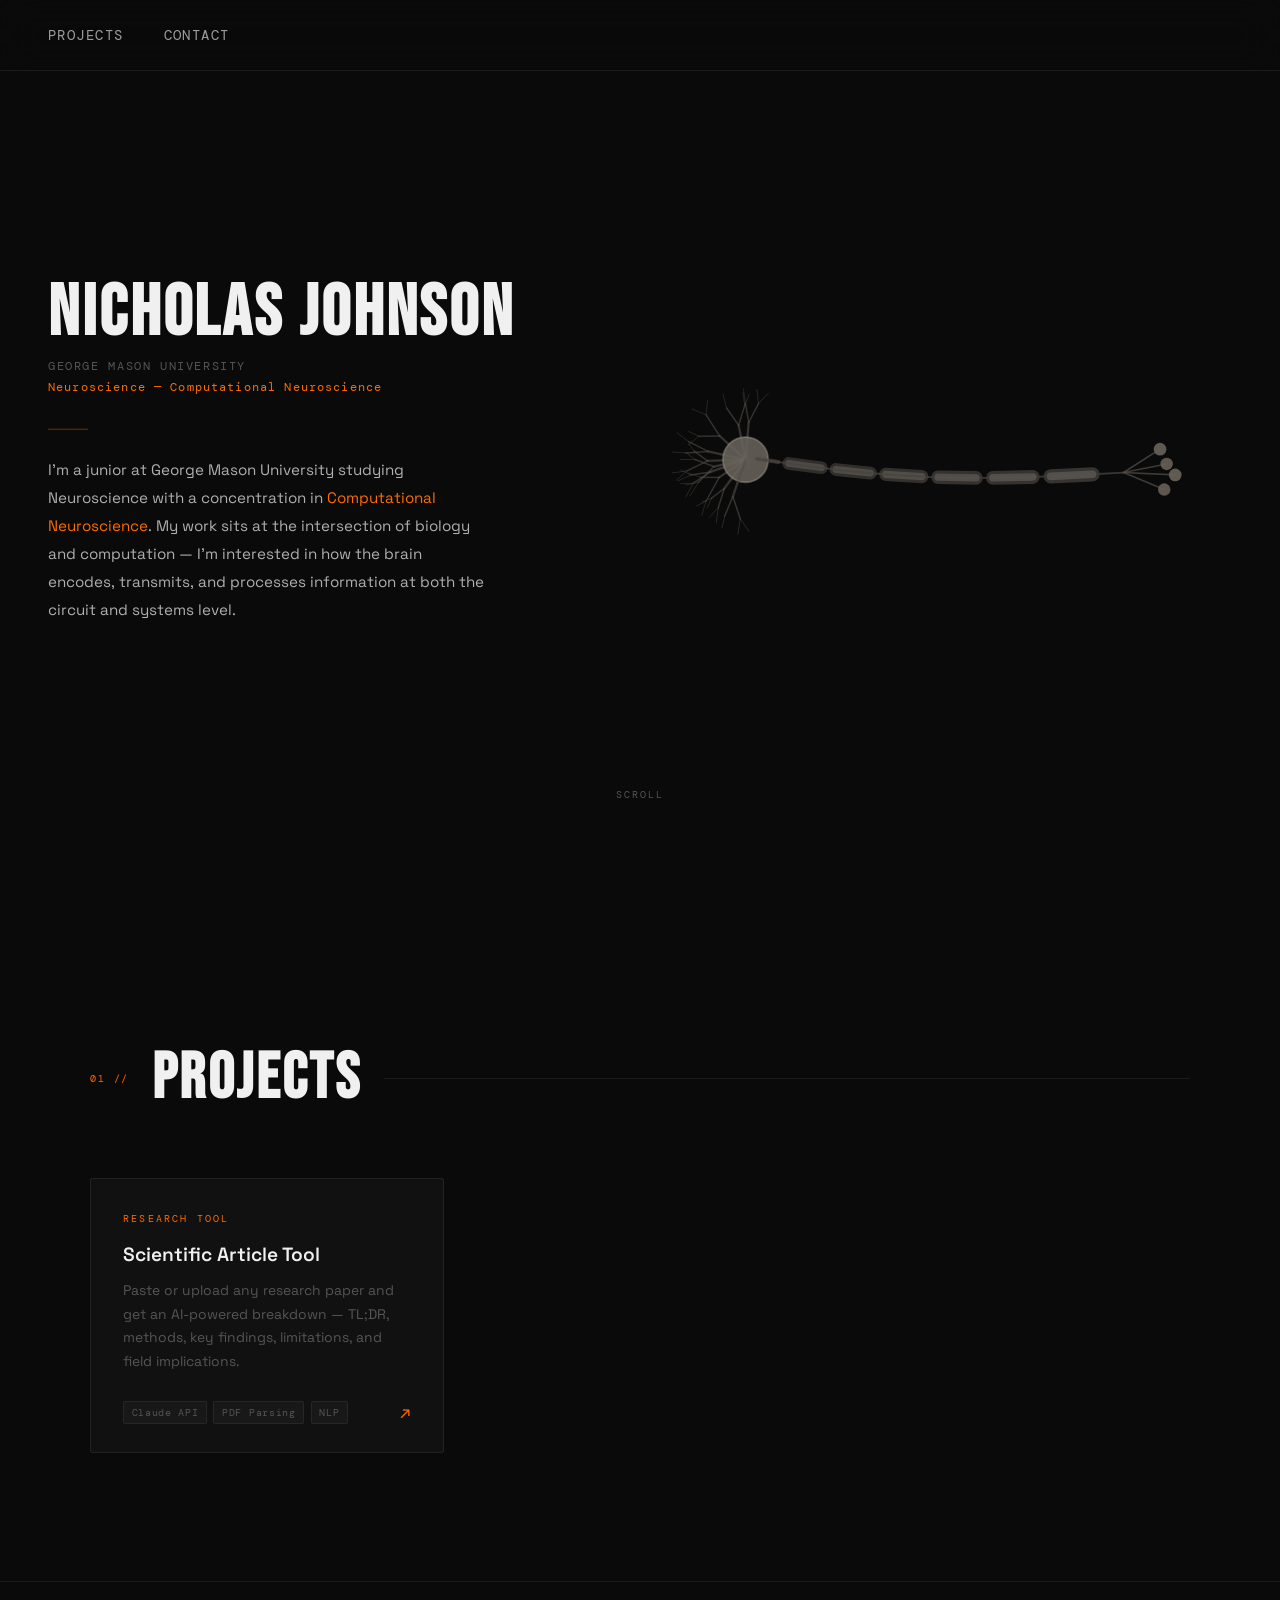
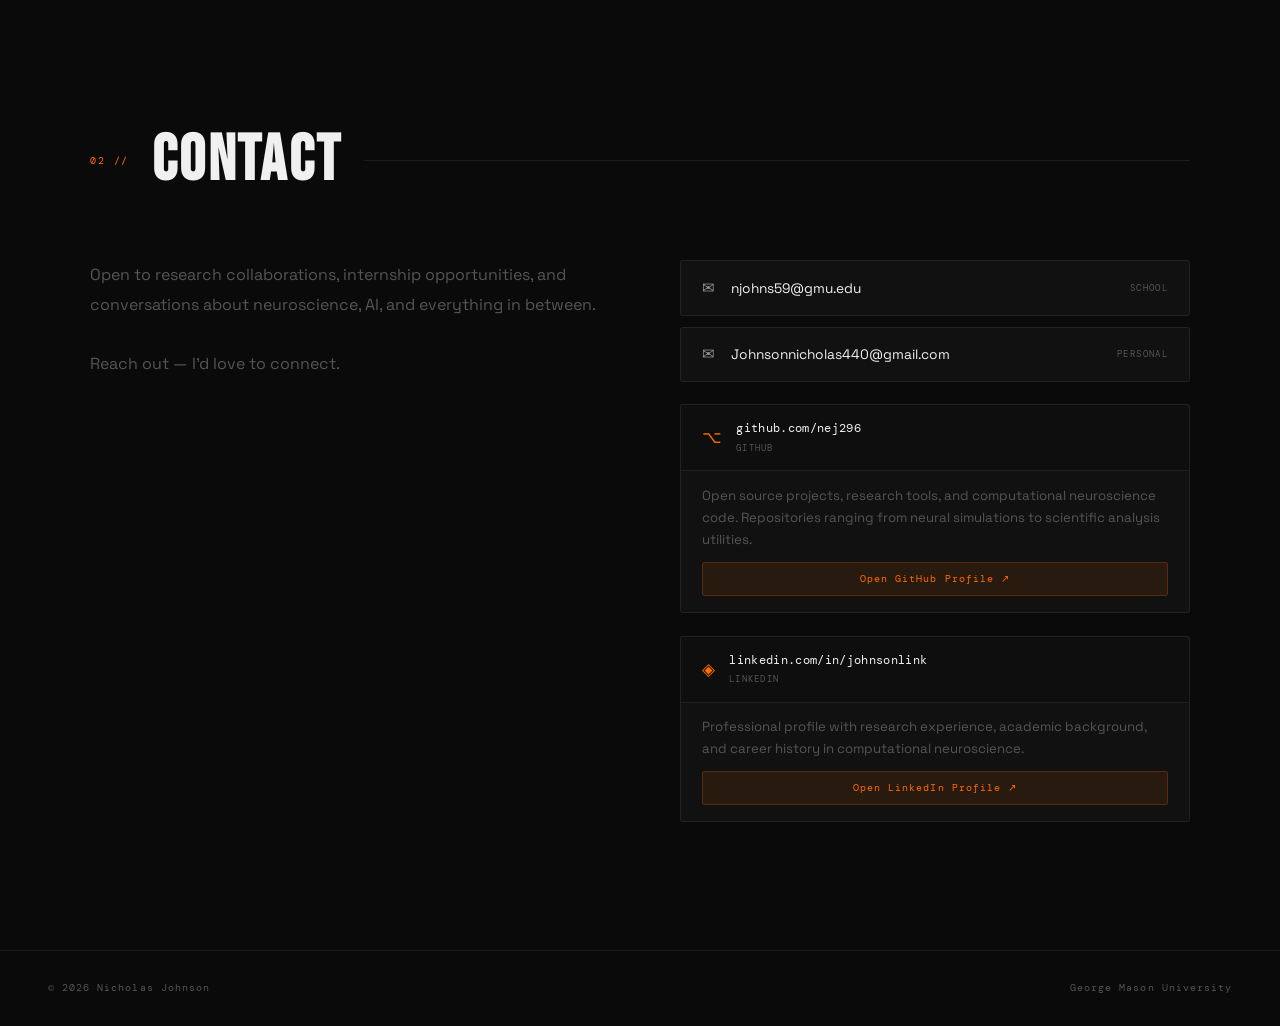
<file: index.html>
<!DOCTYPE html>
<html lang="en">
<head>
  <meta charset="UTF-8">
  <meta name="viewport" content="width=device-width, initial-scale=1.0">
  <title>Nicholas Johnson — Computational Neuroscience</title>
  <link rel="preconnect" href="https://fonts.googleapis.com">
  <link rel="preconnect" href="https://fonts.gstatic.com" crossorigin>
  <link href="https://fonts.googleapis.com/css2?family=Bebas+Neue&family=Space+Grotesk:wght@300;400;500;600;700&family=DM+Mono:ital,wght@0,400;0,500;1,400&display=swap" rel="stylesheet">

  <style>
    /* ═══════════════════════════════════════════════
       DESIGN SYSTEM
    ═══════════════════════════════════════════════ */
    :root {
      --bg:          #0a0a0a;
      --surface:     #111111;
      --surface-hi:  #1a1a1a;
      --orange:      #ff6b00;
      --orange-lo:   #c45200;
      --orange-hi:   #ff9a3c;
      --orange-dim:  rgba(255, 107, 0, 0.1);
      --orange-mid:  rgba(255, 107, 0, 0.2);
      --text:        #f0f0f0;
      --text-dim:    #555555;
      --border:      rgba(255, 255, 255, 0.07);
      --border-hi:   rgba(255, 107, 0, 0.4);
      --font-display: 'Bebas Neue', sans-serif;
      --font-body:    'Space Grotesk', sans-serif;
      --font-mono:    'DM Mono', monospace;
      --ease:         cubic-bezier(0.25, 0.46, 0.45, 0.94);
    }

    *, *::before, *::after { box-sizing: border-box; margin: 0; padding: 0; }
    html { scroll-behavior: smooth; }

    body {
      background: var(--bg);
      color: var(--text);
      font-family: var(--font-body);
      overflow-x: hidden;
      line-height: 1.6;
    }

    /* ═══════════════════════════════════════════════
       CANVAS — Single neuron morphology
    ═══════════════════════════════════════════════ */
    #neural-canvas {
      position: absolute;
      top: 0;
      left: 0;
      width: 100%;
      height: 100%;
      z-index: 0;
      pointer-events: auto;
      cursor: grab;
    }

    #neural-canvas:active { cursor: grabbing; }

    /* ═══════════════════════════════════════════════
       NAV
    ═══════════════════════════════════════════════ */
    nav {
      position: fixed;
      inset: 0 0 auto 0;
      z-index: 100;
      padding: 1.4rem 3rem;
      display: flex;
      align-items: center;
      justify-content: space-between;
      backdrop-filter: blur(20px);
      background: rgba(10, 10, 10, 0.7);
      border-bottom: 1px solid var(--border);
    }

    .nav-links {
      display: flex;
      gap: 2.5rem;
      list-style: none;
    }

    .nav-links a {
      color: rgba(240, 240, 240, 0.65);
      text-decoration: none;
      font-family: var(--font-mono);
      font-size: 0.9rem;
      letter-spacing: 0.1em;
      text-transform: uppercase;
      transition: color 0.2s;
      position: relative;
    }

    .nav-links a::after {
      content: '';
      position: absolute;
      bottom: -3px; left: 0;
      width: 0; height: 1px;
      background: var(--orange);
      transition: width 0.25s var(--ease);
    }

    .nav-links a:hover { color: var(--orange); }
    .nav-links a:hover::after { width: 100%; }

    /* ═══════════════════════════════════════════════
       HERO — split layout: identity left, neuron right
    ═══════════════════════════════════════════════ */
    #hero {
      position: relative;
      z-index: 2;
      height: 100vh;
      background: var(--bg);
      overflow: hidden;
    }

    .hero-content {
      position: absolute;
      top: 50%;
      left: 3rem;
      transform: translateY(-50%);
      max-width: 480px;
      pointer-events: auto;
      opacity: 0;
      animation: fadeIn 0.8s var(--ease) 0.4s forwards;
    }

    .hero-name {
      font-family: var(--font-display);
      font-size: clamp(2.8rem, 6vw, 4.5rem);
      color: var(--text);
      letter-spacing: 0.04em;
      line-height: 1.05;
      margin-bottom: 0.4rem;
    }

    .hero-school {
      font-family: var(--font-mono);
      font-size: 0.72rem;
      color: var(--text-dim);
      letter-spacing: 0.14em;
      text-transform: uppercase;
      margin-bottom: 0.15rem;
    }

    .hero-degree {
      font-family: var(--font-mono);
      font-size: 0.72rem;
      color: var(--orange);
      letter-spacing: 0.1em;
      margin-bottom: 2rem;
    }

    .hero-rule {
      width: 40px;
      height: 1px;
      background: var(--orange);
      opacity: 0.4;
      margin-bottom: 1.6rem;
    }

    .hero-about {
      font-size: 0.95rem;
      color: rgba(240, 240, 240, 0.72);
      line-height: 1.85;
      max-width: 440px;
    }

    .hero-about strong { color: var(--text); font-weight: 600; }
    .hero-about .hl { color: var(--orange); }

    .scroll-cue {
      position: absolute;
      bottom: 2.5rem;
      left: 50%;
      transform: translateX(-50%);
      display: flex;
      flex-direction: column;
      align-items: center;
      gap: 0.6rem;
      opacity: 0;
      animation: fadeIn 1s var(--ease) 2s forwards;
    }

    .scroll-cue span {
      font-family: var(--font-mono);
      font-size: 0.6rem;
      color: var(--text-dim);
      letter-spacing: 0.22em;
      text-transform: uppercase;
    }

    .scroll-track {
      width: 1px;
      height: 48px;
      overflow: hidden;
      position: relative;
    }

    .scroll-track::after {
      content: '';
      position: absolute;
      top: -100%;
      width: 1px;
      height: 100%;
      background: linear-gradient(to bottom, transparent, var(--orange));
      animation: scrollDrop 2s ease-in-out infinite;
    }

    /* ═══════════════════════════════════════════════
       SECTIONS — solid black covers canvas when scrolled
    ═══════════════════════════════════════════════ */
    section {
      position: relative;
      z-index: 2;
      background: var(--bg);
    }

    .sec-head {
      display: flex;
      align-items: center;
      gap: 1.4rem;
      margin-bottom: 3rem;
    }

    .sec-num {
      font-family: var(--font-mono);
      font-size: 0.65rem;
      color: var(--orange);
      letter-spacing: 0.18em;
      white-space: nowrap;
    }

    .sec-title {
      font-family: var(--font-display);
      font-size: clamp(2.5rem, 5vw, 4rem);
      color: var(--text);
      letter-spacing: 0.04em;
      white-space: nowrap;
    }

    .sec-rule {
      flex: 1;
      height: 1px;
      background: var(--border);
      margin-bottom: 2px;
    }

    /* ═══════════════════════════════════════════════
       PROJECTS
    ═══════════════════════════════════════════════ */
    #projects { padding: 8rem 3rem; }

    .projects-wrap { max-width: 1100px; margin: 0 auto; }

    /* ─────────────────────────────────────────────
       HOW TO ADD A NEW PROJECT CARD
       ─────────────────────────────────────────────
       1. Copy the <article class="project-card"> block.
       2. Paste after the last </article>, before "ADD NEW CARDS HERE".
       3. Update:
            data-href       → "yourpage.html" or "https://..."
            .card-category  → category label
            .card-title     → project name
            .card-desc      → 1–2 sentence description
            .pill items     → tech/method tags
       ───────────────────────────────────────────── */
    .projects-grid {
      display: grid;
      grid-template-columns: repeat(auto-fill, minmax(340px, 1fr));
      gap: 1.2rem;
    }

    .project-card {
      background: var(--surface);
      border: 1px solid var(--border);
      border-radius: 3px;
      padding: 2rem 2rem 1.6rem;
      cursor: pointer;
      transition: transform 0.3s var(--ease), border-color 0.25s, box-shadow 0.3s, background 0.25s;
      position: relative;
      overflow: hidden;
      text-decoration: none;
      color: inherit;
      display: block;
    }

    .project-card::before {
      content: '';
      position: absolute;
      top: 0; left: 0; right: 0;
      height: 2px;
      background: linear-gradient(90deg, transparent, var(--orange), transparent);
      opacity: 0;
      transition: opacity 0.3s;
    }

    .project-card::after {
      content: '';
      position: absolute;
      inset: 0;
      background: radial-gradient(ellipse at 50% -10%, var(--orange-dim), transparent 65%);
      opacity: 0;
      transition: opacity 0.3s;
    }

    .project-card:hover {
      border-color: var(--border-hi);
      background: var(--surface-hi);
      transform: translateY(-4px);
      box-shadow: 0 20px 50px rgba(0,0,0,0.6), 0 0 40px rgba(255, 107, 0, 0.06);
    }

    .project-card:hover::before,
    .project-card:hover::after { opacity: 1; }

    .card-category {
      font-family: var(--font-mono);
      font-size: 0.62rem;
      color: var(--orange);
      letter-spacing: 0.22em;
      text-transform: uppercase;
      margin-bottom: 1rem;
    }

    .card-title {
      font-size: 1.2rem;
      font-weight: 600;
      color: var(--text);
      margin-bottom: 0.65rem;
      line-height: 1.3;
    }

    .card-desc {
      font-size: 0.87rem;
      color: var(--text-dim);
      line-height: 1.72;
      margin-bottom: 1.5rem;
    }

    .card-foot {
      display: flex;
      align-items: center;
      justify-content: space-between;
    }

    .card-pills { display: flex; gap: 0.4rem; flex-wrap: wrap; }

    .pill {
      font-family: var(--font-mono);
      font-size: 0.6rem;
      color: var(--text-dim);
      background: rgba(255,255,255,0.03);
      border: 1px solid rgba(255,255,255,0.06);
      border-radius: 2px;
      padding: 0.17rem 0.48rem;
      letter-spacing: 0.07em;
    }

    .card-arrow {
      color: var(--orange);
      font-size: 1.1rem;
      font-style: normal;
      transition: transform 0.25s var(--ease);
    }

    .project-card:hover .card-arrow { transform: translate(4px, -4px); }

    /* Social preview cards (contact section) */
    .social-card {
      background: var(--surface);
      border: 1px solid var(--border);
      border-radius: 3px;
      overflow: hidden;
      margin-top: 0.7rem;
    }

    .social-card-head {
      display: flex;
      align-items: center;
      gap: 0.9rem;
      padding: 0.95rem 1.3rem;
      border-bottom: 1px solid var(--border);
      background: rgba(0, 0, 0, 0.2);
    }

    .social-icon {
      font-size: 1.05rem;
      color: var(--orange);
      flex-shrink: 0;
    }

    .social-card-meta {
      display: flex;
      flex-direction: column;
      gap: 0.12rem;
      min-width: 0;
    }

    .social-handle {
      font-family: var(--font-mono);
      font-size: 0.72rem;
      color: var(--text);
      letter-spacing: 0.03em;
      white-space: nowrap;
      overflow: hidden;
      text-overflow: ellipsis;
    }

    .social-platform {
      font-family: var(--font-mono);
      font-size: 0.56rem;
      color: var(--text-dim);
      letter-spacing: 0.14em;
      text-transform: uppercase;
    }

    .social-card-body {
      padding: 0.85rem 1.3rem 0.7rem;
    }

    .social-desc {
      font-size: 0.83rem;
      color: var(--text-dim);
      line-height: 1.65;
    }

    .social-open-btn {
      display: block;
      margin: 0 1.3rem 1rem;
      padding: 0.5rem 1rem;
      background: var(--orange-dim);
      border: 1px solid rgba(255, 107, 0, 0.22);
      border-radius: 3px;
      color: var(--orange);
      font-family: var(--font-mono);
      font-size: 0.64rem;
      letter-spacing: 0.1em;
      text-align: center;
      text-decoration: none;
      transition: background 0.2s, border-color 0.2s;
    }

    .social-open-btn:hover {
      background: var(--orange-mid);
      border-color: var(--border-hi);
    }

    /* ═══════════════════════════════════════════════
       CONTACT
    ═══════════════════════════════════════════════ */
    #contact { padding: 8rem 3rem; border-top: 1px solid var(--border); }

    .contact-wrap { max-width: 1100px; margin: 0 auto; }

    .contact-body {
      display: grid;
      grid-template-columns: 1fr 1fr;
      gap: 5rem;
      align-items: start;
    }

    .contact-copy {
      font-size: 1rem;
      color: var(--text-dim);
      line-height: 1.85;
    }

    .link-stack { display: flex; flex-direction: column; gap: 0.7rem; }

    .link-row {
      display: flex;
      align-items: center;
      gap: 1rem;
      padding: 0.9rem 1.3rem;
      background: var(--surface);
      border: 1px solid var(--border);
      border-radius: 3px;
      text-decoration: none;
      color: var(--text);
      font-size: 0.86rem;
      transition: border-color 0.22s, background 0.22s, color 0.22s;
    }

    .link-row:hover {
      border-color: var(--border-hi);
      background: var(--surface-hi);
      color: var(--orange);
    }

    .link-icon { font-size: 0.95rem; opacity: 0.6; }

    .link-label {
      font-family: var(--font-mono);
      font-size: 0.58rem;
      color: var(--text-dim);
      letter-spacing: 0.15em;
      text-transform: uppercase;
      margin-left: auto;
    }

    /* ═══════════════════════════════════════════════
       FOOTER
    ═══════════════════════════════════════════════ */
    footer {
      position: relative;
      z-index: 2;
      background: var(--bg);
      padding: 1.8rem 3rem;
      border-top: 1px solid var(--border);
      display: flex;
      align-items: center;
      justify-content: space-between;
    }

    footer p {
      font-family: var(--font-mono);
      font-size: 0.65rem;
      color: var(--text-dim);
      letter-spacing: 0.1em;
    }

    /* ═══════════════════════════════════════════════
       ANIMATIONS
    ═══════════════════════════════════════════════ */
    @keyframes fadeIn {
      from { opacity: 0; }
      to   { opacity: 1; }
    }

    @keyframes scrollDrop {
      0%   { top: -100%; }
      100% { top: 100%; }
    }

    /* ═══════════════════════════════════════════════
       RESPONSIVE
    ═══════════════════════════════════════════════ */
    @media (max-width: 900px) {
      nav { padding: 1rem 1.5rem; }
      #projects, #contact { padding: 5rem 1.5rem; }
      .hero-content { left: 1.5rem; max-width: 90%; }
      .contact-body { grid-template-columns: 1fr; gap: 2.5rem; }
      footer { padding: 1.5rem; flex-direction: column; gap: 0.3rem; text-align: center; }
    }

    @media (max-width: 600px) {
      .nav-links { gap: 1.4rem; }
      .hero-name { font-size: 2.4rem; }
      .projects-grid { grid-template-columns: 1fr; }
    }
  </style>
</head>
<body>

  <!-- ─── NAV ─────────────────────────────────────── -->
  <nav>
    <ul class="nav-links">
      <li><a href="#projects">Projects</a></li>
      <li><a href="#contact">Contact</a></li>
    </ul>
  </nav>

  <!-- ─── HERO — identity left, neuron right ──────── -->
  <section id="hero">
    <canvas id="neural-canvas"></canvas>
    <div class="hero-content">
      <h1 class="hero-name">Nicholas Johnson</h1>
      <p class="hero-school">George Mason University</p>
      <p class="hero-degree">Neuroscience — Computational Neuroscience</p>
      <div class="hero-rule"></div>
      <p class="hero-about">
        I'm a junior at George Mason University studying
        Neuroscience with a concentration in <span class="hl">Computational Neuroscience</span>.
        My work sits at the intersection of biology and computation — I'm interested in how
        the brain encodes, transmits, and processes information at both the circuit and
        systems level.
      </p>
    </div>
    <div class="scroll-cue" aria-hidden="true">
      <span>Scroll</span>
      <div class="scroll-track"></div>
    </div>
  </section>

  <!-- ─── PROJECTS ──────────────────────────────── -->
  <section id="projects">
    <div class="projects-wrap">
      <div class="sec-head">
        <span class="sec-num">01 //</span>
        <h2 class="sec-title">Projects</h2>
        <div class="sec-rule"></div>
      </div>

      <!-- ═══════════════════════════════════════════
           PROJECT CARDS
           ═══════════════════════════════════════════
           TO ADD A NEW CARD:
           1. Copy the <article> block below in full.
           2. Paste it after the last </article>, before "ADD NEW CARDS HERE".
           3. Edit:
                data-href       → page file or full URL
                .card-category  → short label
                .card-title     → project name
                .card-desc      → 1–2 sentence description
                .pill items     → tech/method tags
           ═══════════════════════════════════════════ -->
      <div class="projects-grid">

        <!-- ── CARD: Scientific Article Tool ── -->
        <article class="project-card" data-href="/tool" role="link" tabindex="0"
                 aria-label="Open Scientific Article Tool">
          <p class="card-category">Research Tool</p>
          <h3 class="card-title">Scientific Article Tool</h3>
          <p class="card-desc">
            Paste or upload any research paper and get an AI-powered breakdown —
            TL;DR, methods, key findings, limitations, and field implications.
          </p>
          <div class="card-foot">
            <div class="card-pills">
              <span class="pill">Claude API</span>
              <span class="pill">PDF Parsing</span>
              <span class="pill">NLP</span>
            </div>
            <i class="card-arrow">↗</i>
          </div>
        </article>

        <!-- ADD NEW CARDS HERE -->

      </div>
    </div>
  </section>

  <!-- ─── CONTACT ───────────────────────────────── -->
  <section id="contact">
    <div class="contact-wrap">
      <div class="sec-head">
        <span class="sec-num">02 //</span>
        <h2 class="sec-title">Contact</h2>
        <div class="sec-rule"></div>
      </div>
      <div class="contact-body">
        <p class="contact-copy">
          Open to research collaborations, internship opportunities, and conversations
          about neuroscience, AI, and everything in between.<br><br>
          Reach out — I'd love to connect.
        </p>
        <div class="link-stack">
          <!-- Email links -->
          <a href="mailto:njohns59@gmu.edu" class="link-row">
            <span class="link-icon">✉</span>
            <span>njohns59@gmu.edu</span>
            <span class="link-label">School</span>
          </a>
          <a href="mailto:Johnsonnicholas440@gmail.com" class="link-row">
            <span class="link-icon">✉</span>
            <span>Johnsonnicholas440@gmail.com</span>
            <span class="link-label">Personal</span>
          </a>

          <!-- GitHub preview card -->
          <div class="social-card">
            <div class="social-card-head">
              <span class="social-icon">⌥</span>
              <div class="social-card-meta">
                <span class="social-handle">github.com/nej296</span>
                <span class="social-platform">GitHub</span>
              </div>
            </div>
            <div class="social-card-body">
              <p class="social-desc">
                Open source projects, research tools, and computational neuroscience code.
                Repositories ranging from neural simulations to scientific analysis utilities.
              </p>
            </div>
            <a href="https://github.com/nej296" target="_blank" rel="noopener" class="social-open-btn">
              Open GitHub Profile ↗
            </a>
          </div>

          <!-- LinkedIn preview card -->
          <div class="social-card">
            <div class="social-card-head">
              <span class="social-icon">◈</span>
              <div class="social-card-meta">
                <span class="social-handle">linkedin.com/in/johnsonlink</span>
                <span class="social-platform">LinkedIn</span>
              </div>
            </div>
            <div class="social-card-body">
              <p class="social-desc">
                Professional profile with research experience, academic background,
                and career history in computational neuroscience.
              </p>
            </div>
            <a href="https://www.linkedin.com/in/johnsonlink/" target="_blank" rel="noopener" class="social-open-btn">
              Open LinkedIn Profile ↗
            </a>
          </div>
        </div>
      </div>
    </div>
  </section>

  <footer>
    <p>© 2026 Nicholas Johnson</p>
    <p>George Mason University</p>
  </footer>

  <!-- ═══════════════════════════════════════════════════
       SINGLE-NEURON 3D ACTION POTENTIAL ANIMATION
       ═══════════════════════════════════════════════════
       Full 3D perspective rendering on a 2D canvas:
         - All geometry in world-space 3D coords
         - Slow Y-axis rotation (~28s period) shows depth
         - Perspective projection with depth-based opacity
         - Depth-sorted draw order (back → front)
         - Dendrites spread in 3D (varying Z depths)
         - Myelinated axon with Z curvature
         - Terminal branches spread in 3D space

       AP cycle (~5.4s):
         [idle 2s] → [soma flash + axon AP 2.5s]
                   → [NT release 1.1s] → repeat

       NT dots: launch in a forward cone from each terminal
       (away from axon, toward the postsynaptic cell) in 3D,
       growing larger with perspective as they leave.
  ═══════════════════════════════════════════════════ -->
  <script>
  (function () {
    'use strict';

    const canvas = document.getElementById('neural-canvas');
    const ctx    = canvas.getContext('2d');

    // ── 3D geometry (world-space coords) ───────────
    let soma3        = { x: 0, y: 0, z: 0, r: 20 };
    let dendSegs     = [];  // [{x1,y1,z1, x2,y2,z2, w}]
    let axonPts      = [];  // [{x,y,z}]
    let myelinRanges = [];  // [{t1,t2}]
    let termBranches = [];  // [{from:{x,y,z}, to:{x,y,z}}]
    let terminals    = [];  // [{x,y,z}]
    let nts          = [];  // [{x,y,z, vx,vy,vz, alpha, r0}]

    // ── AP state ────────────────────────────────────
    let phase = 'idle', phaseStart = 0;
    const DUR = { idle: 1900, axon: 2500, release: 1100 };

    // ── Projection constants ─────────────────────────
    const ROT_SPEED = (Math.PI * 2) / 28000; // ~28s full rotation
    const BASE_TILT = -0.20;                  // resting X tilt (radians)
    const FOV       = 800;
    let   worldScale = 1;     // set by fitNeuron() after build()
    let   curTiltX   = BASE_TILT; // updated each frame during drag
    let   projCenterX = 0.5;  // 0..1 horizontal anchor for projection

    let isDragging    = false;
    let dragLast      = { x: 0, y: 0 };
    let manualRotY    = 0;
    let manualRotX    = 0;
    let autoRotOffset = 0;
    let lastInteract  = -999999;
    const RESUME_DELAY = 2000;

    // ── Seeded RNG ──────────────────────────────────
    function makeRng(seed) {
      let s = seed >>> 0;
      return () => { s = Math.imul(s, 1664525) + 1013904223 >>> 0; return s / 0x100000000; };
    }

    // ── 3D → 2D perspective projection ─────────────
    // worldScale is applied here so fitNeuron() can adjust size without
    // touching geometry arrays.
    function proj(wx, wy, wz, rotY) {
      wx *= worldScale; wy *= worldScale; wz *= worldScale;

      const cosY = Math.cos(rotY), sinY = Math.sin(rotY);
      const rx  =  wx * cosY + wz * sinY;
      const ry  =  wy;
      const rz  = -wx * sinY + wz * cosY;

      const cosX = Math.cos(curTiltX), sinX = Math.sin(curTiltX);
      const ry2  = ry * cosX - rz * sinX;
      const rz2  = ry * sinX + rz * cosX;

      const s = FOV / (FOV + rz2);
      return {
        sx: canvas.width  * projCenterX + rx  * s,
        sy: canvas.height * 0.5 + ry2 * s,
        s, rz2,
      };
    }

    function depthFade(rz2) { return Math.max(0.15, 1.0 - rz2 * 0.0015); }

    // ── Build 3D neuron geometry ─────────────────────
    function build() {
      const W = canvas.width, H = canvas.height;

      soma3 = {
        x: -W * 0.20, y: 0, z: 0,
        r: Math.max(16, Math.min(24, H * 0.028)),
      };

      dendSegs = []; axonPts = []; myelinRanges = [];
      termBranches = []; terminals = []; nts = [];

      const rng = makeRng(42);

      function growD(x, y, z, angle, len, depth) {
        if (depth <= 0 || len < 9) return;
        const wobble = (rng() - 0.5) * 0.52;
        const a  = angle + wobble;
        const dz = (rng() - 0.5) * len * 0.55;
        const ex = x + Math.cos(a) * len;
        const ey = y + Math.sin(a) * len;
        const ez = z + dz;
        const w  = Math.max(0.5, depth * 0.82);
        dendSegs.push({ x1:x, y1:y, z1:z, x2:ex, y2:ey, z2:ez, w });
        const nb  = depth >= 3 ? 2 : (rng() > 0.4 ? 2 : 1);
        const spr = 0.28 + rng() * 0.20;
        const sc  = 0.52 + rng() * 0.24;
        if (nb === 1) {
          growD(ex, ey, ez, a, len * sc, depth - 1);
        } else {
          growD(ex, ey, ez, a - spr, len * sc,           depth - 1);
          growD(ex, ey, ez, a + spr, len * (sc - 0.05),  depth - 1);
        }
      }

      const dLen = H * 0.082;
      [
        -Math.PI * 0.96, -Math.PI * 0.85, -Math.PI * 0.73,
        -Math.PI * 0.60, -Math.PI * 0.50,  Math.PI,
         Math.PI * 0.95,  Math.PI * 0.83,  Math.PI * 0.70,
         Math.PI * 0.58,
      ].forEach(a => growD(soma3.x, soma3.y, soma3.z, a, dLen, 3));

      const axLen = W * 0.52, axAngle = 0.10, nPts = 12;
      for (let i = 0; i <= nPts; i++) {
        const t   = i / nPts;
        const bow  = Math.sin(t * Math.PI) * (H * 0.022);
        const bowZ = Math.sin(t * Math.PI * 0.7) * (H * 0.015);
        axonPts.push({
          x: soma3.x + soma3.r + t * axLen * Math.cos(axAngle),
          y: soma3.y + t * axLen * Math.sin(axAngle) + bow,
          z: soma3.z + bowZ,
        });
      }

      const nMyelin = 6, nodeGap = 0.022, hillockT = 0.08, termGapT = 0.05;
      const mLen = 1 - hillockT - termGapT;
      for (let i = 0; i < nMyelin; i++) {
        const t1 = hillockT + (i / nMyelin) * mLen + nodeGap;
        const t2 = hillockT + ((i + 1) / nMyelin) * mLen - nodeGap;
        if (t2 > t1) myelinRanges.push({ t1, t2 });
      }

      const tip = axonPts[axonPts.length - 1];
      [
        { da: -0.48, dz: -0.30 }, { da: -0.18, dz:  0.20 },
        { da:  0.14, dz: -0.18 }, { da:  0.44, dz:  0.32 },
      ].forEach(({ da, dz }) => {
        const len = H * 0.068 + rng() * H * 0.025;
        const ex  = tip.x + Math.cos(da) * len;
        const ey  = tip.y + Math.sin(da) * len;
        const ez  = tip.z + dz * len;
        termBranches.push({ from: { x: tip.x, y: tip.y, z: tip.z }, to: { x: ex, y: ey, z: ez } });
        terminals.push({ x: ex, y: ey, z: ez });
      });
    }

    // ── Fit neuron to viewport ────────────────────────
    // Samples all world points across 8 Y-rotation angles to find the
    // worst-case screen extent, then sets worldScale so the neuron
    // never clips outside the viewport.
    function fitNeuron() {
      worldScale = 1; // reset so proj() gives raw values first

      const pts = [
        soma3,
        ...dendSegs.flatMap(s => [{ x:s.x1,y:s.y1,z:s.z1 }, { x:s.x2,y:s.y2,z:s.z2 }]),
        ...axonPts,
        ...termBranches.flatMap(b => [b.from, b.to]),
      ];

      const W = canvas.width, H = canvas.height;
      const cx = W * projCenterX, cy = H * 0.5;
      let maxLeft = 0, maxRight = 0, maxSy = 0;
      const nAngles = 12;

      for (let i = 0; i < nAngles; i++) {
        const rotY = i * (Math.PI / nAngles);
        pts.forEach(p => {
          const pr = proj(p.x, p.y, p.z, rotY);
          const dx = pr.sx - cx;
          if (dx < 0) maxLeft  = Math.max(maxLeft,  -dx);
          else        maxRight = Math.max(maxRight,  dx);
          maxSy = Math.max(maxSy, Math.abs(pr.sy - cy));
        });
      }

      const padLeft  = cx * 0.90;
      const padRight = (W - cx) * 0.90;
      const padY     = cy * 0.90;
      const sxL  = maxLeft  > 0 ? padLeft  / maxLeft  : 9;
      const sxR  = maxRight > 0 ? padRight / maxRight : 9;
      const sy   = maxSy    > 0 ? padY     / maxSy    : 9;
      worldScale  = Math.min(sxL, sxR, sy, 1.6);
    }

    // ── 3D path utilities ────────────────────────────
    function pathLen3(pts) {
      let l = 0;
      for (let i = 1; i < pts.length; i++)
        l += Math.hypot(pts[i].x - pts[i-1].x, pts[i].y - pts[i-1].y, pts[i].z - pts[i-1].z);
      return l;
    }

    function ptOnPath3(pts, t) {
      if (pts.length < 2) return pts[0] ?? soma3;
      const total  = pathLen3(pts);
      const target = Math.min(t, 1) * total;
      let walked = 0;
      for (let i = 1; i < pts.length; i++) {
        const d = Math.hypot(pts[i].x - pts[i-1].x, pts[i].y - pts[i-1].y, pts[i].z - pts[i-1].z);
        if (walked + d >= target) {
          const lt = d > 0 ? (target - walked) / d : 0;
          return {
            x: pts[i-1].x + (pts[i].x - pts[i-1].x) * lt,
            y: pts[i-1].y + (pts[i].y - pts[i-1].y) * lt,
            z: pts[i-1].z + (pts[i].z - pts[i-1].z) * lt,
          };
        }
        walked += d;
      }
      return pts[pts.length - 1];
    }

    // ── Glow helper ──────────────────────────────────
    function glow(sx, sy, r, alpha) {
      if (r <= 0 || alpha <= 0) return;
      const g = ctx.createRadialGradient(sx, sy, 0, sx, sy, r);
      g.addColorStop(0,    `rgba(255,255,255,${alpha})`);
      g.addColorStop(0.42, `rgba(255,252,248,${alpha * 0.35})`);
      g.addColorStop(1,    'rgba(255,255,255,0)');
      ctx.fillStyle = g;
      ctx.beginPath();
      ctx.arc(sx, sy, r, 0, Math.PI * 2);
      ctx.fill();
    }

    // ── Draw neuron with depth-sorted 3D projection ──
    function drawNeuron(rotY, somaBreath, termIntensity) {
      ctx.lineCap = 'round'; ctx.lineJoin = 'round';
      const calls = [];

      dendSegs.forEach(s => {
        const p1 = proj(s.x1, s.y1, s.z1, rotY);
        const p2 = proj(s.x2, s.y2, s.z2, rotY);
        const mz = (p1.rz2 + p2.rz2) * 0.5;
        const df = depthFade(mz);
        const lw = s.w * Math.max(0.6, (p1.s + p2.s) * 0.5);
        calls.push({ z: mz, fn() {
          ctx.beginPath(); ctx.moveTo(p1.sx, p1.sy); ctx.lineTo(p2.sx, p2.sy);
          ctx.strokeStyle = `rgba(82,77,72,${0.65 * df})`;
          ctx.lineWidth   = lw; ctx.stroke();
        }});
      });

      {
        const pts2 = axonPts.map(p => proj(p.x, p.y, p.z, rotY));
        const mz   = pts2.reduce((a, p) => a + p.rz2, 0) / pts2.length;
        const df   = depthFade(mz);
        calls.push({ z: mz, fn() {
          ctx.beginPath();
          pts2.forEach((p, i) => i === 0 ? ctx.moveTo(p.sx, p.sy) : ctx.lineTo(p.sx, p.sy));
          ctx.strokeStyle = `rgba(72,68,64,${0.75 * df})`;
          ctx.lineWidth   = 1.8; ctx.stroke();
        }});
      }

      myelinRanges.forEach(({ t1, t2 }) => {
        const s3 = ptOnPath3(axonPts, t1);
        const e3 = ptOnPath3(axonPts, t2);
        const ps = proj(s3.x, s3.y, s3.z, rotY);
        const pe = proj(e3.x, e3.y, e3.z, rotY);
        const mz = (ps.rz2 + pe.rz2) * 0.5;
        const df = depthFade(mz);
        const sc = (ps.s + pe.s) * 0.5;
        calls.push({ z: mz, fn() {
          ctx.beginPath(); ctx.moveTo(ps.sx, ps.sy); ctx.lineTo(pe.sx, pe.sy);
          ctx.strokeStyle = `rgba(58,55,52,${0.85 * df})`; ctx.lineWidth = 13 * sc; ctx.stroke();
          ctx.beginPath(); ctx.moveTo(ps.sx, ps.sy); ctx.lineTo(pe.sx, pe.sy);
          ctx.strokeStyle = `rgba(105,100,94,${0.55 * df})`; ctx.lineWidth = 7 * sc; ctx.stroke();
        }});
      });

      {
        const h3 = ptOnPath3(axonPts, 0.07);
        const ps = proj(soma3.x + soma3.r, soma3.y, soma3.z, rotY);
        const pe = proj(h3.x, h3.y, h3.z, rotY);
        const mz = (ps.rz2 + pe.rz2) * 0.5;
        const df = depthFade(mz);
        calls.push({ z: mz, fn() {
          ctx.beginPath(); ctx.moveTo(ps.sx, ps.sy); ctx.lineTo(pe.sx, pe.sy);
          ctx.strokeStyle = `rgba(82,77,72,${0.7 * df})`; ctx.lineWidth = 4; ctx.stroke();
        }});
      }

      termBranches.forEach((b, i) => {
        const ps = proj(b.from.x, b.from.y, b.from.z, rotY);
        const pe = proj(b.to.x,   b.to.y,   b.to.z,   rotY);
        const mz = (ps.rz2 + pe.rz2) * 0.5;
        const df = depthFade(mz);
        calls.push({ z: mz, fn() {
          ctx.beginPath(); ctx.moveTo(ps.sx, ps.sy); ctx.lineTo(pe.sx, pe.sy);
          ctx.strokeStyle = `rgba(82,77,72,${0.65 * df})`; ctx.lineWidth = 1.6; ctx.stroke();
        }});
        calls.push({ z: pe.rz2, fn() {
          if (termIntensity > 0) glow(pe.sx, pe.sy, (20 + termIntensity * 18) * pe.s, termIntensity * 0.88);
          ctx.beginPath(); ctx.arc(pe.sx, pe.sy, 5.5 * pe.s, 0, Math.PI * 2);
          ctx.fillStyle = termIntensity > 0
            ? `rgba(255,255,255,${0.75 + termIntensity * 0.25})`
            : `rgba(102,96,88,${0.8 * depthFade(pe.rz2)})`;
          ctx.fill();
        }});
      });

      {
        const ps = proj(soma3.x, soma3.y, soma3.z, rotY);
        calls.push({ z: ps.rz2, fn() {
          if (somaBreath > 0) glow(ps.sx, ps.sy, 32 * ps.s, somaBreath * 0.09);
          ctx.beginPath(); ctx.arc(ps.sx, ps.sy, soma3.r * ps.s, 0, Math.PI * 2);
          ctx.fillStyle = 'rgba(108,102,94,0.84)'; ctx.fill();
          ctx.strokeStyle = 'rgba(150,142,132,0.55)'; ctx.lineWidth = 1.8; ctx.stroke();
        }});
      }

      calls.sort((a, b) => b.z - a.z);
      calls.forEach(c => c.fn());
    }

    // ── Comet-trail pulse along 3D path ──────────────
    function drawPulse(pts3, t, rotY) {
      const head = Math.max(0, Math.min(1, t));
      [
        { dFrac: 0.07, r: 22, a: 0.10 },
        { dFrac: 0.04, r: 17, a: 0.32 },
        { dFrac: 0,    r: 11, a: 0.92 },
      ].forEach(({ dFrac, r, a }) => {
        const tp = Math.max(0, head - dFrac);
        const p3 = ptOnPath3(pts3, tp);
        const ps = proj(p3.x, p3.y, p3.z, rotY);
        glow(ps.sx, ps.sy, r * ps.s, a);
      });
    }

    // ── NT particles (white) ─────────────────────────
    function spawnNTs() {
      termBranches.forEach(b => {
        const dx = b.to.x - b.from.x;
        const dy = b.to.y - b.from.y;
        const dz = b.to.z - b.from.z;
        const len = Math.hypot(dx, dy, dz) || 1;
        const fx = dx / len, fy = dy / len, fz = dz / len;
        for (let i = 0; i < 8; i++) {
          const spread = 0.45;
          const px = fx + (Math.random() - 0.5) * spread;
          const py = fy + (Math.random() - 0.5) * spread;
          const pz = fz + (Math.random() - 0.5) * spread;
          const vl  = Math.hypot(px, py, pz) || 1;
          const spd = 0.9 + Math.random() * 1.2;
          nts.push({
            x: b.to.x + (Math.random() - 0.5) * 4,
            y: b.to.y + (Math.random() - 0.5) * 4,
            z: b.to.z + (Math.random() - 0.5) * 4,
            vx: (px / vl) * spd, vy: (py / vl) * spd, vz: (pz / vl) * spd,
            alpha: 0.92,
            r0: 1.8 + Math.random() * 1.4,
          });
        }
      });
    }

    function updateNTs() {
      nts = nts.filter(n => {
        n.x += n.vx; n.y += n.vy; n.z += n.vz;
        n.vx *= 0.968; n.vy *= 0.968; n.vz *= 0.968;
        n.alpha -= 0.007;
        return n.alpha > 0;
      });
    }

    function drawNTs(rotY) {
      nts.forEach(n => {
        const ps = proj(n.x, n.y, n.z, rotY);
        ctx.beginPath();
        ctx.arc(ps.sx, ps.sy, Math.max(0.5, n.r0 * ps.s), 0, Math.PI * 2);
        ctx.fillStyle = `rgba(255,255,255,${n.alpha})`; // white NT dots
        ctx.fill();
      });
    }

    // ── Easing ────────────────────────────────────────
    function eio(t) { return t < 0.5 ? 2*t*t : -1+(4-2*t)*t; }

    // ── Main render loop ──────────────────────────────
    function render(ts) {
      ctx.clearRect(0, 0, canvas.width, canvas.height);

      const sinceInteract = ts - lastInteract;
      let rotY;
      if (isDragging) {
        rotY     = manualRotY;
        curTiltX = BASE_TILT + manualRotX;
      } else if (sinceInteract < RESUME_DELAY) {
        const t     = sinceInteract / RESUME_DELAY;
        const eased = t * t * (3 - 2 * t);
        const autoY = ts * ROT_SPEED + autoRotOffset;
        rotY        = manualRotY + (autoY - manualRotY) * eased;
        curTiltX    = BASE_TILT + manualRotX * (1 - eased);
      } else {
        rotY     = ts * ROT_SPEED + autoRotOffset;
        curTiltX = BASE_TILT;
      }

      const elapsed  = ts - phaseStart;
      const progress = Math.min(1, elapsed / DUR[phase]);

      updateNTs();

      if (phase === 'idle') {
        const breathe = Math.sin(ts / 1700) * 0.5 + 0.5;
        drawNeuron(rotY, breathe, 0);
        drawNTs(rotY);
        if (progress >= 1) { phase = 'axon'; phaseStart = ts; }

      } else if (phase === 'axon') {
        drawNeuron(rotY, 0, 0);
        const ep = eio(progress);

        if (progress <= 0.85) {
          drawPulse(axonPts, ep / eio(0.85), rotY);
          if (progress < 0.08) {
            const sf = Math.sin((progress / 0.08) * Math.PI);
            const ps = proj(soma3.x, soma3.y, soma3.z, rotY);
            glow(ps.sx, ps.sy, (50 + sf * 24) * ps.s, sf * 0.94);
          }
        }

        if (progress >= 0.82) {
          const eTermT = eio(Math.min(1, (progress - 0.82) / 0.18));
          termBranches.forEach(b => {
            const p3 = {
              x: b.from.x + (b.to.x - b.from.x) * eTermT,
              y: b.from.y + (b.to.y - b.from.y) * eTermT,
              z: b.from.z + (b.to.z - b.from.z) * eTermT,
            };
            const ps = proj(p3.x, p3.y, p3.z, rotY);
            glow(ps.sx, ps.sy, 11 * ps.s, 0.88);
            glow(ps.sx, ps.sy, 20 * ps.s, 0.28);
          });
        }

        drawNTs(rotY);
        if (progress >= 1) { spawnNTs(); phase = 'release'; phaseStart = ts; }

      } else if (phase === 'release') {
        const termGlow = Math.max(0, 1 - progress * 2.2);
        drawNeuron(rotY, 0, termGlow);
        drawNTs(rotY);
        if (progress >= 1) { phase = 'idle'; phaseStart = ts; }
      }

      requestAnimationFrame(render);
    }

    // ── Mouse drag rotation ───────────────────────────
    canvas.addEventListener('mousedown', function (e) {
      isDragging   = true;
      dragLast     = { x: e.clientX, y: e.clientY };
      lastInteract = performance.now();
      e.preventDefault();
    });

    window.addEventListener('mousemove', function (e) {
      if (!isDragging) return;
      manualRotY  += (e.clientX - dragLast.x) * 0.005;
      manualRotX   = Math.max(-0.55, Math.min(0.55, manualRotX + (e.clientY - dragLast.y) * 0.004));
      dragLast     = { x: e.clientX, y: e.clientY };
      lastInteract = performance.now();
    });

    window.addEventListener('mouseup', function () {
      if (!isDragging) return;
      isDragging    = false;
      autoRotOffset = manualRotY - performance.now() * ROT_SPEED;
      lastInteract  = performance.now();
    });

    // ── Touch drag rotation ───────────────────────────
    canvas.addEventListener('touchstart', function (e) {
      if (e.touches.length !== 1) return;
      isDragging   = true;
      dragLast     = { x: e.touches[0].clientX, y: e.touches[0].clientY };
      lastInteract = performance.now();
      e.preventDefault();
    });

    canvas.addEventListener('touchmove', function (e) {
      if (!isDragging || e.touches.length !== 1) return;
      manualRotY  += (e.touches[0].clientX - dragLast.x) * 0.005;
      manualRotX   = Math.max(-0.55, Math.min(0.55, manualRotX + (e.touches[0].clientY - dragLast.y) * 0.004));
      dragLast     = { x: e.touches[0].clientX, y: e.touches[0].clientY };
      lastInteract = performance.now();
      e.preventDefault();
    });

    window.addEventListener('touchend', function () {
      if (!isDragging) return;
      isDragging    = false;
      autoRotOffset = manualRotY - performance.now() * ROT_SPEED;
      lastInteract  = performance.now();
    });

    // ── Project card navigation ────────────────────────
    document.querySelectorAll('.project-card[data-href]').forEach(card => {
      const href = card.dataset.href;
      const go   = () => { window.location.href = href; };
      card.addEventListener('click', go);
      card.addEventListener('keydown', e => {
        if (e.key === 'Enter' || e.key === ' ') { e.preventDefault(); go(); }
      });
    });

    // ── Resize ────────────────────────────────────────
    let lastW = 0, lastH = 0;

    function resize() {
      const hero = document.getElementById('hero');
      const w = hero.clientWidth;
      const h = hero.clientHeight;
      if (w === lastW && h === lastH) return;
      lastW = w; lastH = h;
      canvas.width  = w;
      canvas.height = h;
      projCenterX   = w > 600 ? 0.68 : 0.5;
      worldScale    = 1;
      build();
      fitNeuron();
    }

    window.addEventListener('resize', () => {
      clearTimeout(window._nrt);
      window._nrt = setTimeout(resize, 200);
    });

    // ── Boot ──────────────────────────────────────────
    resize();
    phaseStart = performance.now();
    requestAnimationFrame(render);
  })();
  </script>

</body>
</html>
</file>
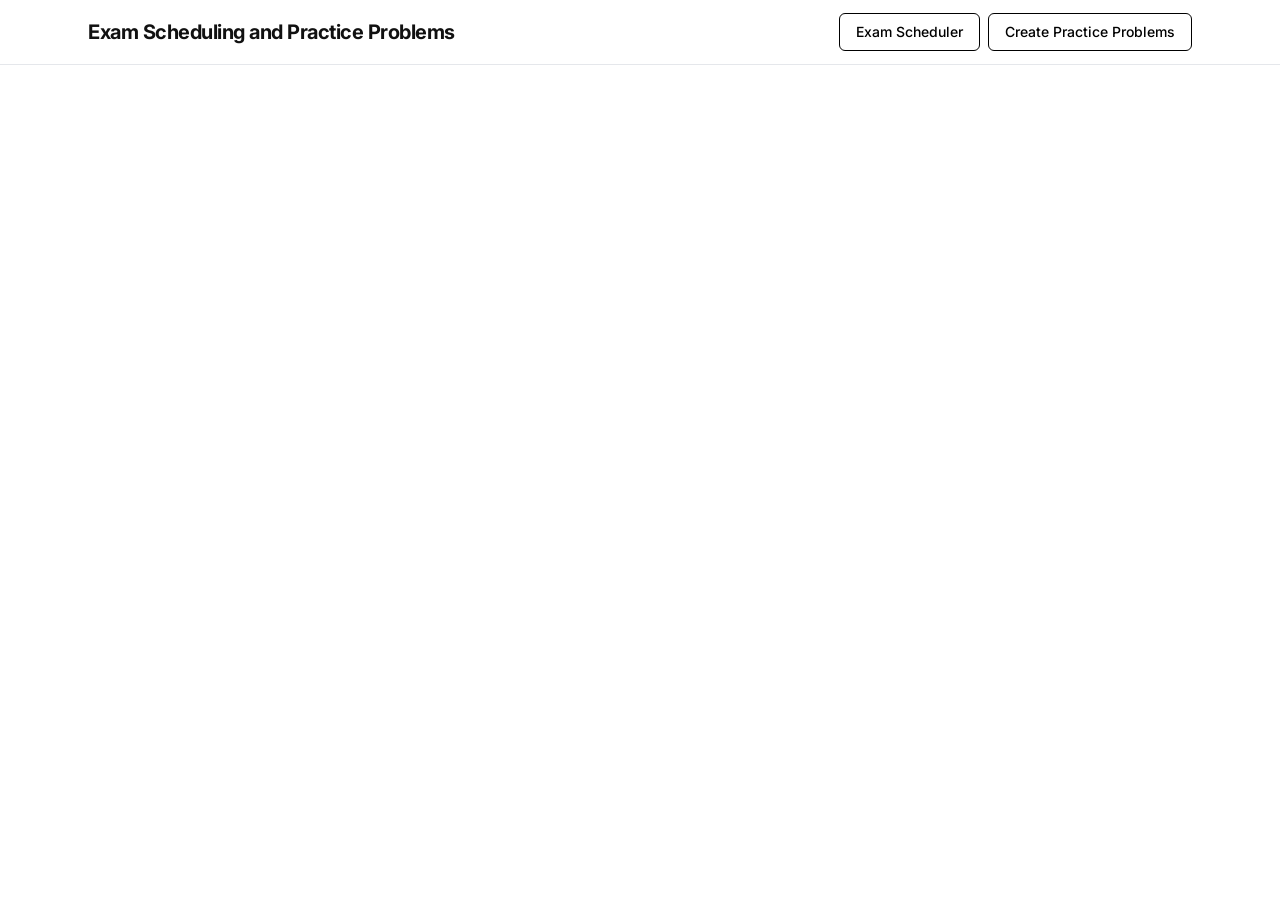
<file: exam-practice/index.html>
<!doctype html>
<html lang="en">
  <head>
    <meta charset="UTF-8" />
    <link rel="icon" type="image/svg+xml" href="/exam-practice/favicon.svg" />
    <meta name="viewport" content="width=device-width, initial-scale=1.0" />
    <title>Exam Scheduling and Practice Problems</title>
    <link rel="preconnect" href="https://fonts.googleapis.com" />
    <link rel="preconnect" href="https://fonts.gstatic.com" crossorigin />
    <link href="https://fonts.googleapis.com/css2?family=Inter:wght@400;500;600;700&display=swap" rel="stylesheet" />
    <script type="module" crossorigin src="/exam-practice/assets/index-10-vbdDR.js"></script>
    <link rel="stylesheet" crossorigin href="/exam-practice/assets/index-9SHLPm65.css">
  </head>
  <body>
    <div id="root"></div>
  </body>
</html>
</file>
<file: exam-practice/assets/index-9SHLPm65.css>
/*! tailwindcss v4.2.1 | MIT License | https://tailwindcss.com */
@layer properties{@supports (((-webkit-hyphens:none)) and (not (margin-trim:inline))) or ((-moz-orient:inline) and (not (color:rgb(from red r g b)))){*,:before,:after,::backdrop{--tw-rotate-x:initial;--tw-rotate-y:initial;--tw-rotate-z:initial;--tw-skew-x:initial;--tw-skew-y:initial;--tw-space-y-reverse:0;--tw-border-style:solid;--tw-font-weight:initial;--tw-tracking:initial;--tw-shadow:0 0 #0000;--tw-shadow-color:initial;--tw-shadow-alpha:100%;--tw-inset-shadow:0 0 #0000;--tw-inset-shadow-color:initial;--tw-inset-shadow-alpha:100%;--tw-ring-color:initial;--tw-ring-shadow:0 0 #0000;--tw-inset-ring-color:initial;--tw-inset-ring-shadow:0 0 #0000;--tw-ring-inset:initial;--tw-ring-offset-width:0px;--tw-ring-offset-color:#fff;--tw-ring-offset-shadow:0 0 #0000;--tw-blur:initial;--tw-brightness:initial;--tw-contrast:initial;--tw-grayscale:initial;--tw-hue-rotate:initial;--tw-invert:initial;--tw-opacity:initial;--tw-saturate:initial;--tw-sepia:initial;--tw-drop-shadow:initial;--tw-drop-shadow-color:initial;--tw-drop-shadow-alpha:100%;--tw-drop-shadow-size:initial;--tw-duration:initial}}}@layer theme{:root,:host{--font-sans:"Inter", ui-sans-serif, system-ui, sans-serif;--font-mono:ui-monospace, SFMono-Regular, Menlo, Monaco, Consolas, "Liberation Mono", "Courier New", monospace;--color-gray-50:oklch(98.5% .002 247.839);--color-gray-100:oklch(96.7% .003 264.542);--color-gray-200:oklch(92.8% .006 264.531);--color-gray-300:oklch(87.2% .01 258.338);--color-gray-400:oklch(70.7% .022 261.325);--color-gray-500:oklch(55.1% .027 264.364);--color-gray-600:oklch(44.6% .03 256.802);--color-gray-800:oklch(27.8% .033 256.848);--color-black:#000;--color-white:#fff;--spacing:.25rem;--container-xs:20rem;--container-sm:24rem;--container-md:28rem;--container-lg:32rem;--container-2xl:42rem;--container-3xl:48rem;--container-4xl:56rem;--container-6xl:72rem;--text-xs:.75rem;--text-xs--line-height:calc(1 / .75);--text-sm:.875rem;--text-sm--line-height:calc(1.25 / .875);--text-lg:1.125rem;--text-lg--line-height:calc(1.75 / 1.125);--text-xl:1.25rem;--text-xl--line-height:calc(1.75 / 1.25);--text-2xl:1.5rem;--text-2xl--line-height:calc(2 / 1.5);--text-4xl:2.25rem;--text-4xl--line-height:calc(2.5 / 2.25);--font-weight-medium:500;--font-weight-bold:700;--tracking-tight:-.025em;--tracking-wide:.025em;--radius-md:.375rem;--radius-lg:.5rem;--animate-pulse:pulse 2s cubic-bezier(.4, 0, .6, 1) infinite;--default-transition-duration:.15s;--default-transition-timing-function:cubic-bezier(.4, 0, .2, 1);--default-font-family:var(--font-sans);--default-mono-font-family:var(--font-mono)}}@layer base{*,:after,:before,::backdrop{box-sizing:border-box;border:0 solid;margin:0;padding:0}::file-selector-button{box-sizing:border-box;border:0 solid;margin:0;padding:0}html,:host{-webkit-text-size-adjust:100%;tab-size:4;line-height:1.5;font-family:var(--default-font-family,ui-sans-serif, system-ui, sans-serif, "Apple Color Emoji", "Segoe UI Emoji", "Segoe UI Symbol", "Noto Color Emoji");font-feature-settings:var(--default-font-feature-settings,normal);font-variation-settings:var(--default-font-variation-settings,normal);-webkit-tap-highlight-color:transparent}hr{height:0;color:inherit;border-top-width:1px}abbr:where([title]){-webkit-text-decoration:underline dotted;text-decoration:underline dotted}h1,h2,h3,h4,h5,h6{font-size:inherit;font-weight:inherit}a{color:inherit;-webkit-text-decoration:inherit;-webkit-text-decoration:inherit;-webkit-text-decoration:inherit;-webkit-text-decoration:inherit;text-decoration:inherit}b,strong{font-weight:bolder}code,kbd,samp,pre{font-family:var(--default-mono-font-family,ui-monospace, SFMono-Regular, Menlo, Monaco, Consolas, "Liberation Mono", "Courier New", monospace);font-feature-settings:var(--default-mono-font-feature-settings,normal);font-variation-settings:var(--default-mono-font-variation-settings,normal);font-size:1em}small{font-size:80%}sub,sup{vertical-align:baseline;font-size:75%;line-height:0;position:relative}sub{bottom:-.25em}sup{top:-.5em}table{text-indent:0;border-color:inherit;border-collapse:collapse}:-moz-focusring{outline:auto}progress{vertical-align:baseline}summary{display:list-item}ol,ul,menu{list-style:none}img,svg,video,canvas,audio,iframe,embed,object{vertical-align:middle;display:block}img,video{max-width:100%;height:auto}button,input,select,optgroup,textarea{font:inherit;font-feature-settings:inherit;font-variation-settings:inherit;letter-spacing:inherit;color:inherit;opacity:1;background-color:#0000;border-radius:0}::file-selector-button{font:inherit;font-feature-settings:inherit;font-variation-settings:inherit;letter-spacing:inherit;color:inherit;opacity:1;background-color:#0000;border-radius:0}:where(select:is([multiple],[size])) optgroup{font-weight:bolder}:where(select:is([multiple],[size])) optgroup option{padding-inline-start:20px}::file-selector-button{margin-inline-end:4px}::placeholder{opacity:1}@supports (not ((-webkit-appearance:-apple-pay-button))) or (contain-intrinsic-size:1px){::placeholder{color:currentColor}@supports (color:color-mix(in lab, red, red)){::placeholder{color:color-mix(in oklab, currentcolor 50%, transparent)}}}textarea{resize:vertical}::-webkit-search-decoration{-webkit-appearance:none}::-webkit-date-and-time-value{min-height:1lh;text-align:inherit}::-webkit-datetime-edit{display:inline-flex}::-webkit-datetime-edit-fields-wrapper{padding:0}::-webkit-datetime-edit{padding-block:0}::-webkit-datetime-edit-year-field{padding-block:0}::-webkit-datetime-edit-month-field{padding-block:0}::-webkit-datetime-edit-day-field{padding-block:0}::-webkit-datetime-edit-hour-field{padding-block:0}::-webkit-datetime-edit-minute-field{padding-block:0}::-webkit-datetime-edit-second-field{padding-block:0}::-webkit-datetime-edit-millisecond-field{padding-block:0}::-webkit-datetime-edit-meridiem-field{padding-block:0}::-webkit-calendar-picker-indicator{line-height:1}:-moz-ui-invalid{box-shadow:none}button,input:where([type=button],[type=reset],[type=submit]){appearance:button}::file-selector-button{appearance:button}::-webkit-inner-spin-button{height:auto}::-webkit-outer-spin-button{height:auto}[hidden]:where(:not([hidden=until-found])){display:none!important}}@layer components;@layer utilities{.absolute{position:absolute}.fixed{position:fixed}.relative{position:relative}.sticky{position:sticky}.inset-0{inset:calc(var(--spacing) * 0)}.top-0{top:calc(var(--spacing) * 0)}.top-16{top:calc(var(--spacing) * 16)}.z-40{z-index:40}.z-50{z-index:50}.-mx-6{margin-inline:calc(var(--spacing) * -6)}.mx-4{margin-inline:calc(var(--spacing) * 4)}.mx-auto{margin-inline:auto}.mt-0\.5{margin-top:calc(var(--spacing) * .5)}.mt-1{margin-top:calc(var(--spacing) * 1)}.mt-2{margin-top:calc(var(--spacing) * 2)}.mt-3{margin-top:calc(var(--spacing) * 3)}.mt-6{margin-top:calc(var(--spacing) * 6)}.mb-1{margin-bottom:calc(var(--spacing) * 1)}.mb-2{margin-bottom:calc(var(--spacing) * 2)}.mb-3{margin-bottom:calc(var(--spacing) * 3)}.mb-4{margin-bottom:calc(var(--spacing) * 4)}.mb-6{margin-bottom:calc(var(--spacing) * 6)}.mb-8{margin-bottom:calc(var(--spacing) * 8)}.ml-1{margin-left:calc(var(--spacing) * 1)}.ml-2{margin-left:calc(var(--spacing) * 2)}.ml-5{margin-left:calc(var(--spacing) * 5)}.block{display:block}.flex{display:flex}.grid{display:grid}.hidden{display:none}.inline-block{display:inline-block}.h-1\.5{height:calc(var(--spacing) * 1.5)}.h-8{height:calc(var(--spacing) * 8)}.h-16{height:calc(var(--spacing) * 16)}.h-40{height:calc(var(--spacing) * 40)}.h-48{height:calc(var(--spacing) * 48)}.h-96{height:calc(var(--spacing) * 96)}.min-h-64{min-height:calc(var(--spacing) * 64)}.min-h-screen{min-height:100vh}.w-5{width:calc(var(--spacing) * 5)}.w-8{width:calc(var(--spacing) * 8)}.w-20{width:calc(var(--spacing) * 20)}.w-full{width:100%}.max-w-2xl{max-width:var(--container-2xl)}.max-w-3xl{max-width:var(--container-3xl)}.max-w-4xl{max-width:var(--container-4xl)}.max-w-6xl{max-width:var(--container-6xl)}.max-w-lg{max-width:var(--container-lg)}.max-w-md{max-width:var(--container-md)}.max-w-sm{max-width:var(--container-sm)}.max-w-xs{max-width:var(--container-xs)}.min-w-0{min-width:calc(var(--spacing) * 0)}.flex-1{flex:1}.flex-shrink-0,.shrink-0{flex-shrink:0}.rotate-y-180{--tw-rotate-y:rotateY(180deg);transform:var(--tw-rotate-x,) var(--tw-rotate-y,) var(--tw-rotate-z,) var(--tw-skew-x,) var(--tw-skew-y,)}.transform{transform:var(--tw-rotate-x,) var(--tw-rotate-y,) var(--tw-rotate-z,) var(--tw-skew-x,) var(--tw-skew-y,)}.animate-pulse{animation:var(--animate-pulse)}.cursor-pointer{cursor:pointer}.resize-none{resize:none}.grid-cols-1{grid-template-columns:repeat(1,minmax(0,1fr))}.grid-cols-2{grid-template-columns:repeat(2,minmax(0,1fr))}.flex-col{flex-direction:column}.flex-wrap{flex-wrap:wrap}.items-center{align-items:center}.items-start{align-items:flex-start}.justify-between{justify-content:space-between}.justify-center{justify-content:center}.justify-end{justify-content:flex-end}.gap-1{gap:calc(var(--spacing) * 1)}.gap-1\.5{gap:calc(var(--spacing) * 1.5)}.gap-2{gap:calc(var(--spacing) * 2)}.gap-3{gap:calc(var(--spacing) * 3)}.gap-4{gap:calc(var(--spacing) * 4)}:where(.space-y-2>:not(:last-child)){--tw-space-y-reverse:0;margin-block-start:calc(calc(var(--spacing) * 2) * var(--tw-space-y-reverse));margin-block-end:calc(calc(var(--spacing) * 2) * calc(1 - var(--tw-space-y-reverse)))}:where(.space-y-3>:not(:last-child)){--tw-space-y-reverse:0;margin-block-start:calc(calc(var(--spacing) * 3) * var(--tw-space-y-reverse));margin-block-end:calc(calc(var(--spacing) * 3) * calc(1 - var(--tw-space-y-reverse)))}:where(.space-y-4>:not(:last-child)){--tw-space-y-reverse:0;margin-block-start:calc(calc(var(--spacing) * 4) * var(--tw-space-y-reverse));margin-block-end:calc(calc(var(--spacing) * 4) * calc(1 - var(--tw-space-y-reverse)))}:where(.space-y-6>:not(:last-child)){--tw-space-y-reverse:0;margin-block-start:calc(calc(var(--spacing) * 6) * var(--tw-space-y-reverse));margin-block-end:calc(calc(var(--spacing) * 6) * calc(1 - var(--tw-space-y-reverse)))}.truncate{text-overflow:ellipsis;white-space:nowrap;overflow:hidden}.overflow-hidden{overflow:hidden}.rounded{border-radius:.25rem}.rounded-full{border-radius:3.40282e38px}.rounded-lg{border-radius:var(--radius-lg)}.rounded-md{border-radius:var(--radius-md)}.border{border-style:var(--tw-border-style);border-width:1px}.border-2{border-style:var(--tw-border-style);border-width:2px}.border-t{border-top-style:var(--tw-border-style);border-top-width:1px}.border-b{border-bottom-style:var(--tw-border-style);border-bottom-width:1px}.border-dashed{--tw-border-style:dashed;border-style:dashed}.border-black{border-color:var(--color-black)}.border-gray-100{border-color:var(--color-gray-100)}.border-gray-200{border-color:var(--color-gray-200)}.border-gray-300{border-color:var(--color-gray-300)}.bg-black{background-color:var(--color-black)}.bg-black\/40{background-color:#0006}@supports (color:color-mix(in lab, red, red)){.bg-black\/40{background-color:color-mix(in oklab, var(--color-black) 40%, transparent)}}.bg-gray-50{background-color:var(--color-gray-50)}.bg-gray-100{background-color:var(--color-gray-100)}.bg-white{background-color:var(--color-white)}.p-1{padding:calc(var(--spacing) * 1)}.p-1\.5{padding:calc(var(--spacing) * 1.5)}.p-2{padding:calc(var(--spacing) * 2)}.p-3{padding:calc(var(--spacing) * 3)}.p-4{padding:calc(var(--spacing) * 4)}.p-5{padding:calc(var(--spacing) * 5)}.p-6{padding:calc(var(--spacing) * 6)}.p-8{padding:calc(var(--spacing) * 8)}.px-1\.5{padding-inline:calc(var(--spacing) * 1.5)}.px-2{padding-inline:calc(var(--spacing) * 2)}.px-3{padding-inline:calc(var(--spacing) * 3)}.px-4{padding-inline:calc(var(--spacing) * 4)}.px-6{padding-inline:calc(var(--spacing) * 6)}.px-8{padding-inline:calc(var(--spacing) * 8)}.py-0\.5{padding-block:calc(var(--spacing) * .5)}.py-1{padding-block:calc(var(--spacing) * 1)}.py-1\.5{padding-block:calc(var(--spacing) * 1.5)}.py-2{padding-block:calc(var(--spacing) * 2)}.py-3{padding-block:calc(var(--spacing) * 3)}.py-4{padding-block:calc(var(--spacing) * 4)}.py-8{padding-block:calc(var(--spacing) * 8)}.py-16{padding-block:calc(var(--spacing) * 16)}.py-20{padding-block:calc(var(--spacing) * 20)}.pt-2{padding-top:calc(var(--spacing) * 2)}.pt-3{padding-top:calc(var(--spacing) * 3)}.pt-6{padding-top:calc(var(--spacing) * 6)}.text-center{text-align:center}.text-left{text-align:left}.font-mono{font-family:var(--font-mono)}.text-2xl{font-size:var(--text-2xl);line-height:var(--tw-leading,var(--text-2xl--line-height))}.text-4xl{font-size:var(--text-4xl);line-height:var(--tw-leading,var(--text-4xl--line-height))}.text-lg{font-size:var(--text-lg);line-height:var(--tw-leading,var(--text-lg--line-height))}.text-sm{font-size:var(--text-sm);line-height:var(--tw-leading,var(--text-sm--line-height))}.text-xl{font-size:var(--text-xl);line-height:var(--tw-leading,var(--text-xl--line-height))}.text-xs{font-size:var(--text-xs);line-height:var(--tw-leading,var(--text-xs--line-height))}.font-bold{--tw-font-weight:var(--font-weight-bold);font-weight:var(--font-weight-bold)}.font-medium{--tw-font-weight:var(--font-weight-medium);font-weight:var(--font-weight-medium)}.tracking-tight{--tw-tracking:var(--tracking-tight);letter-spacing:var(--tracking-tight)}.tracking-wide{--tw-tracking:var(--tracking-wide);letter-spacing:var(--tracking-wide)}.text-black{color:var(--color-black)}.text-gray-300{color:var(--color-gray-300)}.text-gray-400{color:var(--color-gray-400)}.text-gray-500{color:var(--color-gray-500)}.text-gray-600{color:var(--color-gray-600)}.text-white{color:var(--color-white)}.uppercase{text-transform:uppercase}.underline{text-decoration-line:underline}.underline-offset-4{text-underline-offset:4px}.accent-black{accent-color:var(--color-black)}.shadow-sm{--tw-shadow:0 1px 3px 0 var(--tw-shadow-color,#0000001a), 0 1px 2px -1px var(--tw-shadow-color,#0000001a);box-shadow:var(--tw-inset-shadow), var(--tw-inset-ring-shadow), var(--tw-ring-offset-shadow), var(--tw-ring-shadow), var(--tw-shadow)}.shadow-xl{--tw-shadow:0 20px 25px -5px var(--tw-shadow-color,#0000001a), 0 8px 10px -6px var(--tw-shadow-color,#0000001a);box-shadow:var(--tw-inset-shadow), var(--tw-inset-ring-shadow), var(--tw-ring-offset-shadow), var(--tw-ring-shadow), var(--tw-shadow)}.filter{filter:var(--tw-blur,) var(--tw-brightness,) var(--tw-contrast,) var(--tw-grayscale,) var(--tw-hue-rotate,) var(--tw-invert,) var(--tw-saturate,) var(--tw-sepia,) var(--tw-drop-shadow,)}.transition-all{transition-property:all;transition-timing-function:var(--tw-ease,var(--default-transition-timing-function));transition-duration:var(--tw-duration,var(--default-transition-duration))}.transition-colors{transition-property:color,background-color,border-color,outline-color,text-decoration-color,fill,stroke,--tw-gradient-from,--tw-gradient-via,--tw-gradient-to;transition-timing-function:var(--tw-ease,var(--default-transition-timing-function));transition-duration:var(--tw-duration,var(--default-transition-duration))}.transition-shadow{transition-property:box-shadow;transition-timing-function:var(--tw-ease,var(--default-transition-timing-function));transition-duration:var(--tw-duration,var(--default-transition-duration))}.transition-transform{transition-property:transform,translate,scale,rotate;transition-timing-function:var(--tw-ease,var(--default-transition-timing-function));transition-duration:var(--tw-duration,var(--default-transition-duration))}.duration-500{--tw-duration:.5s;transition-duration:.5s}.select-none{-webkit-user-select:none;user-select:none}.backface-hidden{backface-visibility:hidden}@media (hover:hover){.group-hover\:text-black:is(:where(.group):hover *){color:var(--color-black)}.hover\:border-gray-300:hover{border-color:var(--color-gray-300)}.hover\:border-gray-400:hover{border-color:var(--color-gray-400)}.hover\:bg-gray-50:hover{background-color:var(--color-gray-50)}.hover\:bg-gray-100:hover{background-color:var(--color-gray-100)}.hover\:bg-gray-200:hover{background-color:var(--color-gray-200)}.hover\:bg-gray-800:hover{background-color:var(--color-gray-800)}.hover\:text-black:hover{color:var(--color-black)}.hover\:shadow-md:hover{--tw-shadow:0 4px 6px -1px var(--tw-shadow-color,#0000001a), 0 2px 4px -2px var(--tw-shadow-color,#0000001a);box-shadow:var(--tw-inset-shadow), var(--tw-inset-ring-shadow), var(--tw-ring-offset-shadow), var(--tw-ring-shadow), var(--tw-shadow)}.hover\:shadow-sm:hover{--tw-shadow:0 1px 3px 0 var(--tw-shadow-color,#0000001a), 0 1px 2px -1px var(--tw-shadow-color,#0000001a);box-shadow:var(--tw-inset-shadow), var(--tw-inset-ring-shadow), var(--tw-ring-offset-shadow), var(--tw-ring-shadow), var(--tw-shadow)}}.focus\:border-black:focus{border-color:var(--color-black)}.focus\:ring-2:focus{--tw-ring-shadow:var(--tw-ring-inset,) 0 0 0 calc(2px + var(--tw-ring-offset-width)) var(--tw-ring-color,currentcolor);box-shadow:var(--tw-inset-shadow), var(--tw-inset-ring-shadow), var(--tw-ring-offset-shadow), var(--tw-ring-shadow), var(--tw-shadow)}.focus\:ring-black:focus{--tw-ring-color:var(--color-black)}.focus\:outline-none:focus{--tw-outline-style:none;outline-style:none}.disabled\:cursor-not-allowed:disabled{cursor:not-allowed}.disabled\:opacity-30:disabled{opacity:.3}.disabled\:opacity-40:disabled{opacity:.4}@media (width>=40rem){.sm\:grid-cols-2{grid-template-columns:repeat(2,minmax(0,1fr))}}@media (width>=64rem){.lg\:grid-cols-2{grid-template-columns:repeat(2,minmax(0,1fr))}.lg\:grid-cols-3{grid-template-columns:repeat(3,minmax(0,1fr))}}}html,body,#root{height:100%;margin:0}body{font-family:var(--font-sans);color:#111;-webkit-font-smoothing:antialiased;-moz-osx-font-smoothing:grayscale;background:#fff}.perspective{perspective:1000px}.preserve-3d{transform-style:preserve-3d}.backface-hidden{backface-visibility:hidden}.rotate-y-180{transform:rotateY(180deg)}@keyframes fadeIn{0%{opacity:0;transform:translateY(8px)}to{opacity:1;transform:translateY(0)}}.animate-fade-in{animation:.2s ease-out fadeIn}@keyframes fadeInBackdrop{0%{opacity:0}to{opacity:1}}.animate-backdrop{animation:.15s ease-out fadeInBackdrop}@property --tw-rotate-x{syntax:"*";inherits:false}@property --tw-rotate-y{syntax:"*";inherits:false}@property --tw-rotate-z{syntax:"*";inherits:false}@property --tw-skew-x{syntax:"*";inherits:false}@property --tw-skew-y{syntax:"*";inherits:false}@property --tw-space-y-reverse{syntax:"*";inherits:false;initial-value:0}@property --tw-border-style{syntax:"*";inherits:false;initial-value:solid}@property --tw-font-weight{syntax:"*";inherits:false}@property --tw-tracking{syntax:"*";inherits:false}@property --tw-shadow{syntax:"*";inherits:false;initial-value:0 0 #0000}@property --tw-shadow-color{syntax:"*";inherits:false}@property --tw-shadow-alpha{syntax:"<percentage>";inherits:false;initial-value:100%}@property --tw-inset-shadow{syntax:"*";inherits:false;initial-value:0 0 #0000}@property --tw-inset-shadow-color{syntax:"*";inherits:false}@property --tw-inset-shadow-alpha{syntax:"<percentage>";inherits:false;initial-value:100%}@property --tw-ring-color{syntax:"*";inherits:false}@property --tw-ring-shadow{syntax:"*";inherits:false;initial-value:0 0 #0000}@property --tw-inset-ring-color{syntax:"*";inherits:false}@property --tw-inset-ring-shadow{syntax:"*";inherits:false;initial-value:0 0 #0000}@property --tw-ring-inset{syntax:"*";inherits:false}@property --tw-ring-offset-width{syntax:"<length>";inherits:false;initial-value:0}@property --tw-ring-offset-color{syntax:"*";inherits:false;initial-value:#fff}@property --tw-ring-offset-shadow{syntax:"*";inherits:false;initial-value:0 0 #0000}@property --tw-blur{syntax:"*";inherits:false}@property --tw-brightness{syntax:"*";inherits:false}@property --tw-contrast{syntax:"*";inherits:false}@property --tw-grayscale{syntax:"*";inherits:false}@property --tw-hue-rotate{syntax:"*";inherits:false}@property --tw-invert{syntax:"*";inherits:false}@property --tw-opacity{syntax:"*";inherits:false}@property --tw-saturate{syntax:"*";inherits:false}@property --tw-sepia{syntax:"*";inherits:false}@property --tw-drop-shadow{syntax:"*";inherits:false}@property --tw-drop-shadow-color{syntax:"*";inherits:false}@property --tw-drop-shadow-alpha{syntax:"<percentage>";inherits:false;initial-value:100%}@property --tw-drop-shadow-size{syntax:"*";inherits:false}@property --tw-duration{syntax:"*";inherits:false}@keyframes pulse{50%{opacity:.5}}
</file>
